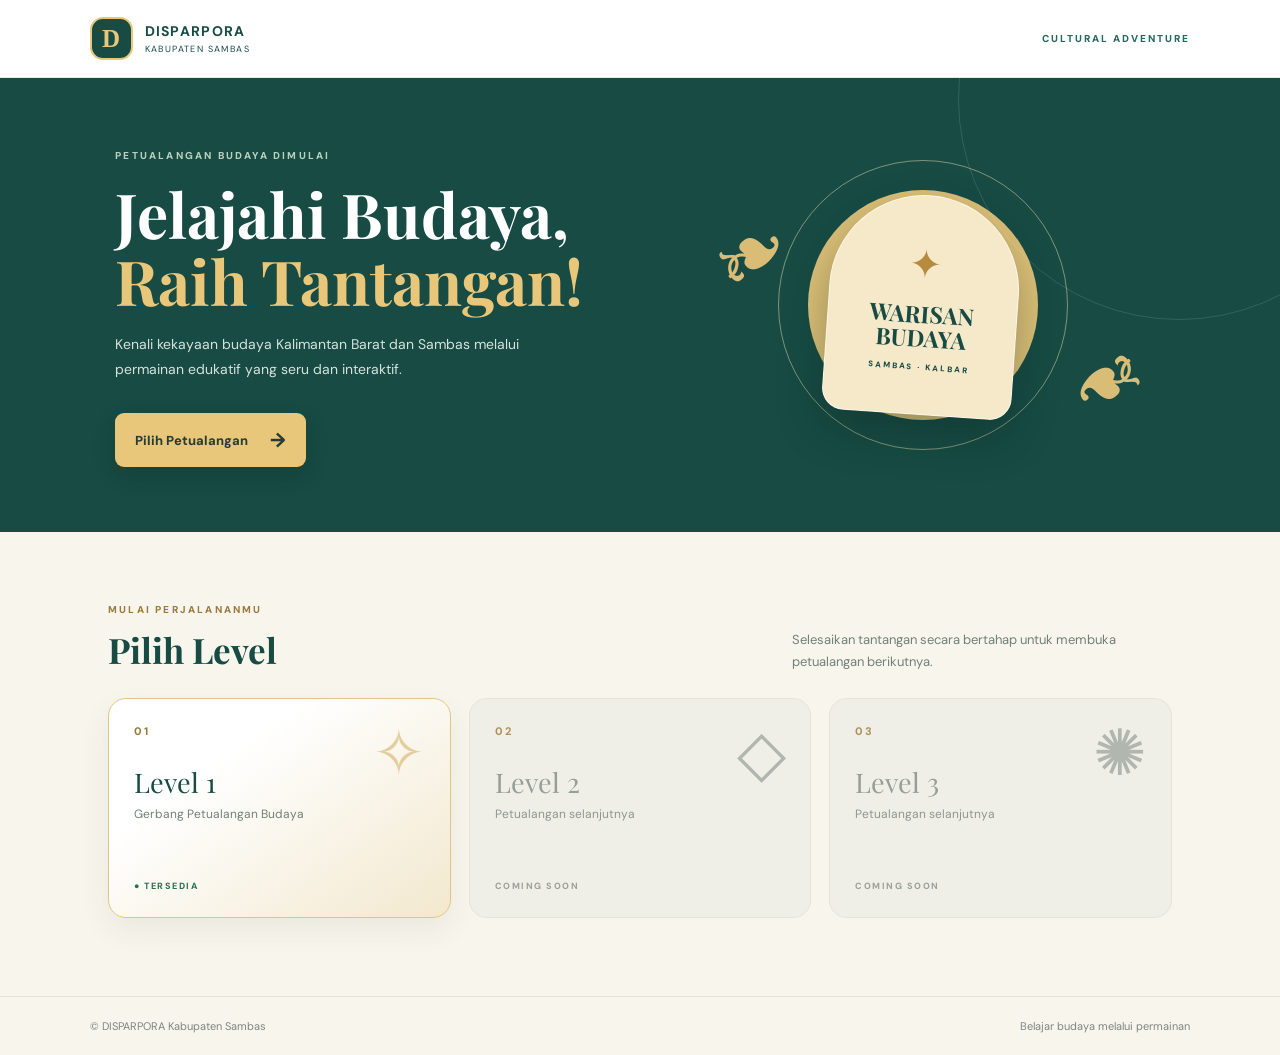
<file: index.html>
<!DOCTYPE html>
<html lang="id">
<head>
  <meta charset="UTF-8">
  <meta name="viewport" content="width=device-width, initial-scale=1.0">
  <meta name="theme-color" content="#174b43">
  <title>DISPARPORA Cultural Adventure</title>
  <link rel="stylesheet" href="style.css">
</head>
<body>
  <header class="site-header">
    <a class="brand" href="index.html">
      <div class="brand-logo" id="brandLogo">D</div>
      <div><strong>DISPARPORA</strong><small>KABUPATEN SAMBAS</small></div>
    </a>
    <span class="header-tag">CULTURAL ADVENTURE</span>
  </header>

  <main>
    <section class="hero">
      <div class="hero-copy">
        <span class="eyebrow">PETUALANGAN BUDAYA DIMULAI</span>
        <h1>Jelajahi Budaya,<br><em>Raih Tantangan!</em></h1>
        <p>Kenali kekayaan budaya Kalimantan Barat dan Sambas melalui permainan edukatif yang seru dan interaktif.</p>
        <a class="primary-btn" href="#pilih-level">Pilih Petualangan <span>→</span></a>
      </div>
      <div class="hero-art" aria-label="Ilustrasi motif budaya">
        <div class="art-sun"></div><div class="art-orbit"></div>
        <div class="art-card"><span>✦</span><strong>WARISAN<br>BUDAYA</strong><small>SAMBAS · KALBAR</small></div>
        <div class="art-leaf leaf-one">❧</div><div class="art-leaf leaf-two">❧</div>
      </div>
    </section>

    <section class="levels section-wrap" id="pilih-level">
      <div class="section-heading">
        <div><span class="eyebrow">MULAI PERJALANANMU</span><h2>Pilih Level</h2></div>
        <p>Selesaikan tantangan secara bertahap untuk membuka petualangan berikutnya.</p>
      </div>
      <div class="level-grid">
        <a class="level-card level-active" href="pages/level1.html">
          <span class="level-number">01</span><span class="level-symbol">✧</span>
          <span class="level-name">Level 1</span><span class="level-desc">Gerbang Petualangan Budaya</span>
          <span class="level-status">● TERSEDIA</span>
        </a>
        <article class="level-card level-locked">
          <span class="level-number">02</span><span class="level-symbol">◇</span>
          <span class="level-name">Level 2</span><span class="level-desc">Petualangan selanjutnya</span>
          <span class="level-status">COMING SOON</span>
        </article>
        <article class="level-card level-locked">
          <span class="level-number">03</span><span class="level-symbol">✺</span>
          <span class="level-name">Level 3</span><span class="level-desc">Petualangan selanjutnya</span>
          <span class="level-status">COMING SOON</span>
        </article>
      </div>
    </section>
  </main>

  <footer><span>© DISPARPORA Kabupaten Sambas</span><span>Belajar budaya melalui permainan</span></footer>
  <script src="script.js"></script>
</body>
</html>
</file>
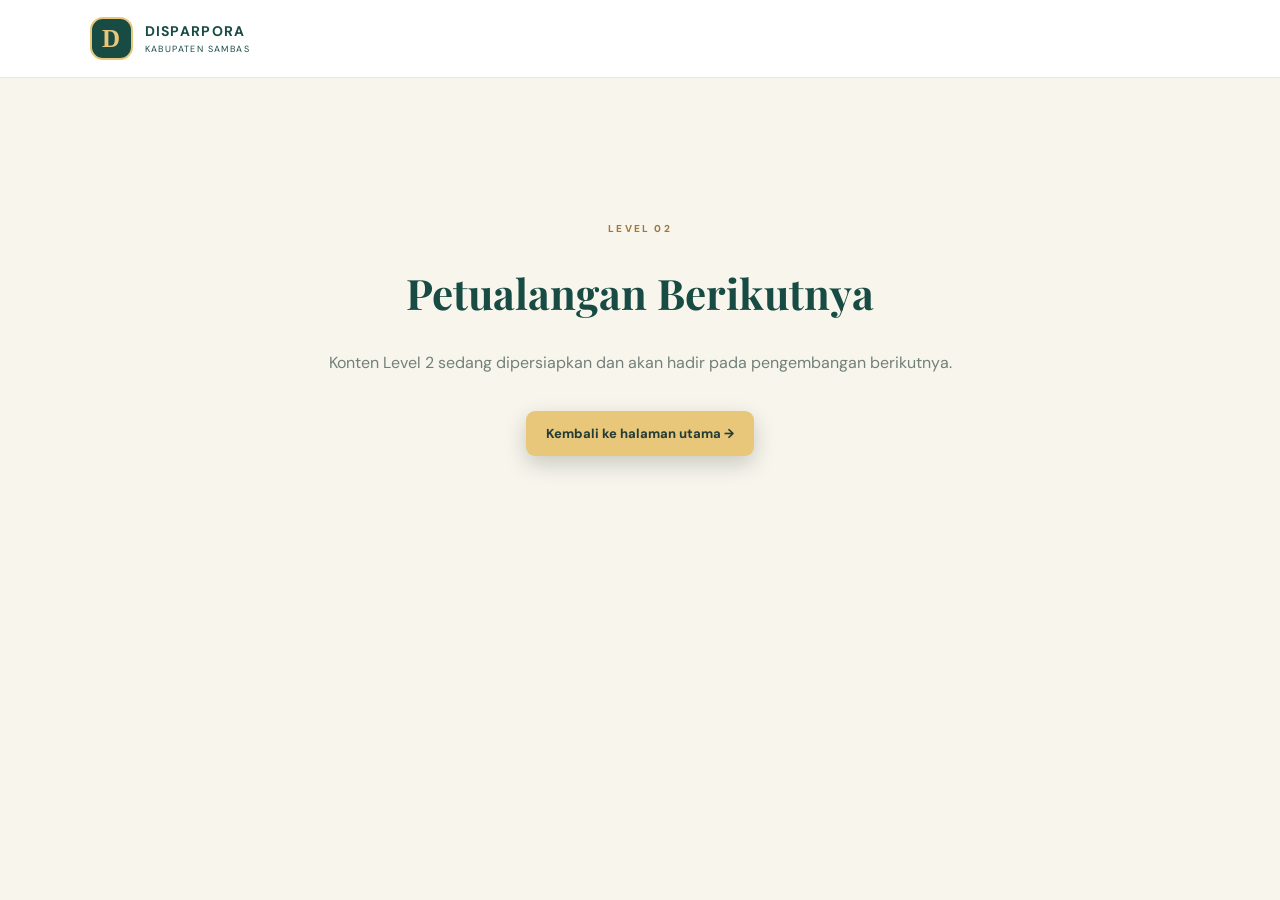
<file: level2.html>
<!DOCTYPE html>
<html lang="id"><head><meta charset="UTF-8"><meta name="viewport" content="width=device-width, initial-scale=1.0"><title>Level 2 - Coming Soon</title><link rel="stylesheet" href="../style.css"></head><body><header class="site-header"><a class="brand" href="../index.html"><div class="brand-logo">D</div><div><strong>DISPARPORA</strong><small>KABUPATEN SAMBAS</small></div></a></header><main style="max-width:700px;margin:12vh auto;padding:30px;text-align:center"><span class="eyebrow" style="color:#9b7a3e">LEVEL 02</span><h1 style="font:700 42px 'Playfair Display',serif;color:#174b43">Petualangan Berikutnya</h1><p style="color:#718079;line-height:1.8">Konten Level 2 sedang dipersiapkan dan akan hadir pada pengembangan berikutnya.</p><a class="primary-btn" href="../index.html">Kembali ke halaman utama →</a></main></body></html>
</file>
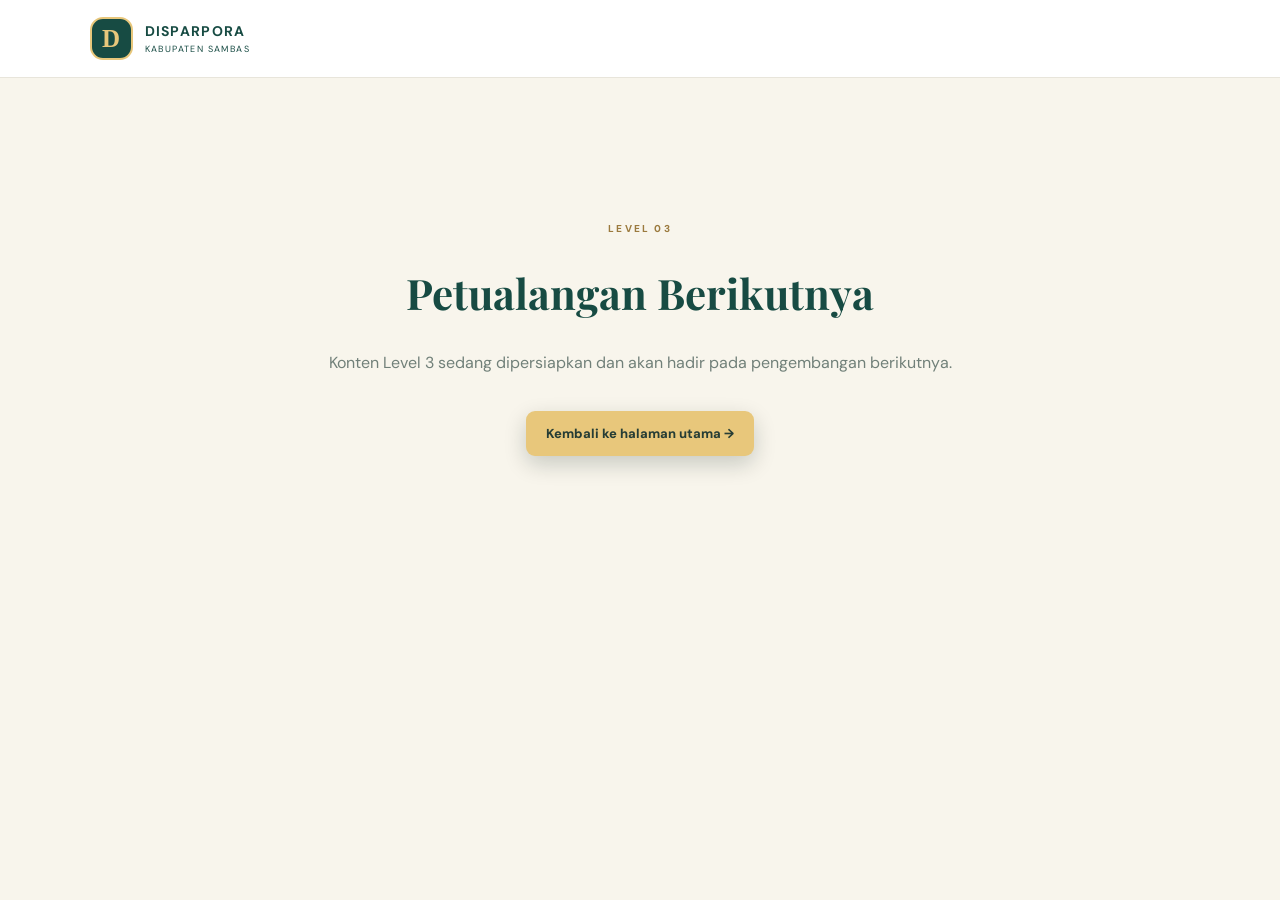
<file: level3.html>
<!DOCTYPE html>
<html lang="id"><head><meta charset="UTF-8"><meta name="viewport" content="width=device-width, initial-scale=1.0"><title>Level 3 - Coming Soon</title><link rel="stylesheet" href="../style.css"></head><body><header class="site-header"><a class="brand" href="../index.html"><div class="brand-logo">D</div><div><strong>DISPARPORA</strong><small>KABUPATEN SAMBAS</small></div></a></header><main style="max-width:700px;margin:12vh auto;padding:30px;text-align:center"><span class="eyebrow" style="color:#9b7a3e">LEVEL 03</span><h1 style="font:700 42px 'Playfair Display',serif;color:#174b43">Petualangan Berikutnya</h1><p style="color:#718079;line-height:1.8">Konten Level 3 sedang dipersiapkan dan akan hadir pada pengembangan berikutnya.</p><a class="primary-btn" href="../index.html">Kembali ke halaman utama →</a></main></body></html>
</file>
<file: style.css>
@import url('https://fonts.googleapis.com/css2?family=DM+Sans:wght@400;500;600;700;800&family=Playfair+Display:wght@600;700;800&display=swap');
:root{--green:#174b43;--green2:#24675b;--gold:#e8c77b;--cream:#f8f5ec;--ink:#20332e;--muted:#718079;--white:#fff}
*{box-sizing:border-box}html{scroll-behavior:smooth}body{margin:0;background:var(--cream);color:var(--ink);font-family:'DM Sans',sans-serif}
.site-header{height:78px;padding:0 7%;display:flex;align-items:center;justify-content:space-between;background:#fff;border-bottom:1px solid #e8e5db}
.brand{display:flex;align-items:center;gap:12px;color:var(--green);text-decoration:none}.brand-logo{width:43px;height:43px;border-radius:13px;background:var(--green);color:var(--gold);display:grid;place-items:center;font-family:Georgia,serif;font-size:25px;font-weight:bold;border:2px solid var(--gold)}.brand strong,.brand small{display:block}.brand strong{font-size:14px;letter-spacing:1.3px}.brand small{font-size:9px;letter-spacing:1.4px;margin-top:3px}.header-tag{font-size:10px;font-weight:800;letter-spacing:2px;color:var(--green2)}
.hero{min-height:440px;background:var(--green);color:white;padding:65px 9%;display:grid;grid-template-columns:1.05fr .95fr;align-items:center;gap:30px;overflow:hidden;position:relative}.hero:after{content:"";position:absolute;width:440px;height:440px;border:1px solid #ffffff20;border-radius:50%;right:-120px;top:-200px}.hero-copy{position:relative;z-index:1;max-width:570px}.eyebrow{font-size:10px;font-weight:800;letter-spacing:2.2px;color:#b8d2bd}.hero h1{font-family:'Playfair Display',serif;font-size:clamp(38px,5vw,62px);line-height:1.08;margin:17px 0;color:#fff}.hero h1 em{font-style:normal;color:var(--gold)}.hero-copy p{color:#d6e3dc;line-height:1.8;max-width:470px;font-size:14px}.primary-btn{display:inline-flex;gap:22px;align-items:center;margin-top:17px;padding:14px 20px;background:var(--gold);color:#263d35;text-decoration:none;border-radius:9px;font-weight:800;font-size:13px;box-shadow:0 8px 22px #081f1a33}.primary-btn span{font-size:20px}
.hero-art{height:300px;position:relative;display:grid;place-items:center}.art-sun{width:230px;height:230px;border-radius:50%;background:#e8c77b;position:absolute;opacity:.95}.art-orbit{width:290px;height:290px;border:1px solid #f8e6b877;border-radius:50%;position:absolute}.art-card{position:relative;z-index:1;width:190px;height:220px;border:1px solid #fff9;background:#f5e9c9;color:var(--green);border-radius:95px 95px 22px 22px;display:flex;flex-direction:column;align-items:center;justify-content:center;box-shadow:0 18px 45px #09251f55;transform:rotate(4deg)}.art-card span{font-size:40px;color:#b68b3e}.art-card strong{font-family:'Playfair Display',serif;text-align:center;font-size:23px;line-height:1.05;margin:12px 0}.art-card small{font-size:8px;letter-spacing:2px;font-weight:800}.art-leaf{position:absolute;color:#d9bd77;font-size:90px;z-index:2}.leaf-one{left:7%;top:14%;transform:rotate(-35deg)}.leaf-two{right:4%;bottom:5%;transform:rotate(145deg)}
.section-wrap{max-width:1120px;margin:auto;padding:65px 28px 78px}.section-heading{display:flex;align-items:end;justify-content:space-between;gap:25px;margin-bottom:25px}.section-heading h2{font-family:'Playfair Display',serif;font-size:35px;color:var(--green);margin:8px 0 0}.section-heading p{max-width:380px;color:var(--muted);font-size:13px;line-height:1.7;margin:0}.section-heading .eyebrow{color:#9b7a3e}.level-grid{display:grid;grid-template-columns:repeat(3,1fr);gap:18px}.level-card{position:relative;min-height:220px;padding:25px;border-radius:18px;text-decoration:none;display:flex;flex-direction:column;align-items:flex-start;overflow:hidden;border:1px solid #e5dfce;background:#fff;transition:.25s}.level-active{background:linear-gradient(145deg,#fff 30%,#f2e8ce);border:1px solid #dfc782;box-shadow:0 12px 30px #284b3b12}.level-active:hover{transform:translateY(-5px);box-shadow:0 18px 35px #284b3b20}.level-number{font-size:11px;letter-spacing:2px;color:#9b7a3e;font-weight:800}.level-symbol{position:absolute;right:24px;top:13px;font-size:64px;color:#d8bd7d;opacity:.7}.level-name{font-family:'Playfair Display',serif;font-size:27px;color:var(--green);margin-top:26px}.level-desc{font-size:12px;color:var(--muted);margin-top:6px}.level-status{font-size:9px;font-weight:800;letter-spacing:1.5px;color:#267354;margin-top:auto;padding-top:22px}.level-locked{background:#eeeee8;opacity:.8}.level-locked .level-name,.level-locked .level-symbol{color:#7f8982}.level-locked .level-status{color:#858d87}
footer{border-top:1px solid #e6e1d5;padding:22px 7%;display:flex;justify-content:space-between;color:#7c877f;font-size:11px}
@media(max-width:700px){.site-header{height:68px;padding:0 5%}.header-tag{font-size:8px;letter-spacing:1px}.hero{padding:48px 7% 25px;grid-template-columns:1fr;gap:5px}.hero-art{height:220px}.art-sun{width:165px;height:165px}.art-orbit{width:215px;height:215px}.art-card{width:140px;height:165px}.art-card strong{font-size:18px}.art-card span{font-size:28px}.art-leaf{font-size:60px}.section-wrap{padding:45px 6% 55px}.section-heading{display:block}.section-heading p{margin-top:10px}.section-heading h2{font-size:30px}.level-grid{grid-template-columns:1fr;gap:12px}.level-card{min-height:165px;padding:20px}.level-name{margin-top:13px;font-size:24px}.level-status{padding-top:14px}footer{padding:18px 6%;gap:12px;flex-direction:column}}
</file>
